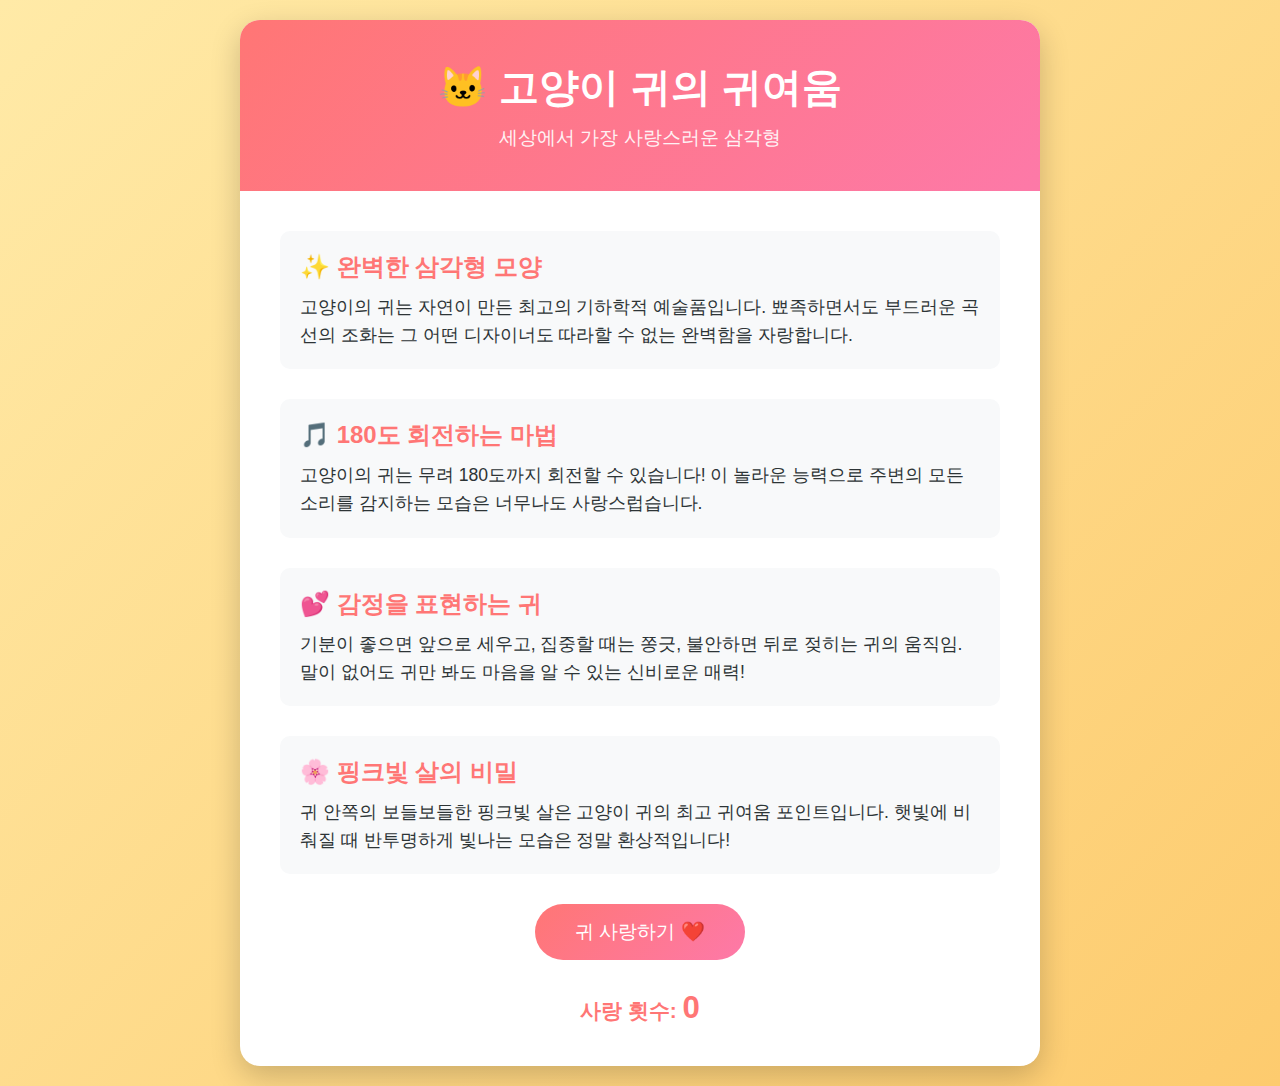
<file: ears/index.html>
<!DOCTYPE html>
<html lang="ko">
<head>
    <meta charset="UTF-8">
    <meta name="viewport" content="width=device-width, initial-scale=1.0">
    <title>고양이 귀의 귀여움</title>
    <link rel="stylesheet" href="style.css">
</head>
<body>
    <div class="container">
        <header>
            <h1>🐱 고양이 귀의 귀여움</h1>
            <p class="subtitle">세상에서 가장 사랑스러운 삼각형</p>
        </header>

        <main>
            <section class="feature">
                <h2>✨ 완벽한 삼각형 모양</h2>
                <p>고양이의 귀는 자연이 만든 최고의 기하학적 예술품입니다. 뾰족하면서도 부드러운 곡선의 조화는 그 어떤 디자이너도 따라할 수 없는 완벽함을 자랑합니다.</p>
            </section>

            <section class="feature">
                <h2>🎵 180도 회전하는 마법</h2>
                <p>고양이의 귀는 무려 180도까지 회전할 수 있습니다! 이 놀라운 능력으로 주변의 모든 소리를 감지하는 모습은 너무나도 사랑스럽습니다.</p>
            </section>

            <section class="feature">
                <h2>💕 감정을 표현하는 귀</h2>
                <p>기분이 좋으면 앞으로 세우고, 집중할 때는 쫑긋, 불안하면 뒤로 젖히는 귀의 움직임. 말이 없어도 귀만 봐도 마음을 알 수 있는 신비로운 매력!</p>
            </section>

            <section class="feature">
                <h2>🌸 핑크빛 살의 비밀</h2>
                <p>귀 안쪽의 보들보들한 핑크빛 살은 고양이 귀의 최고 귀여움 포인트입니다. 햇빛에 비춰질 때 반투명하게 빛나는 모습은 정말 환상적입니다!</p>
            </section>

            <button class="cute-button" id="loveButton">귀 사랑하기 ❤️</button>
            <p class="counter" id="counter">사랑 횟수: <span id="count">0</span></p>
        </main>
    </div>
    <script src="script.js"></script>
</body>
</html>
</file>
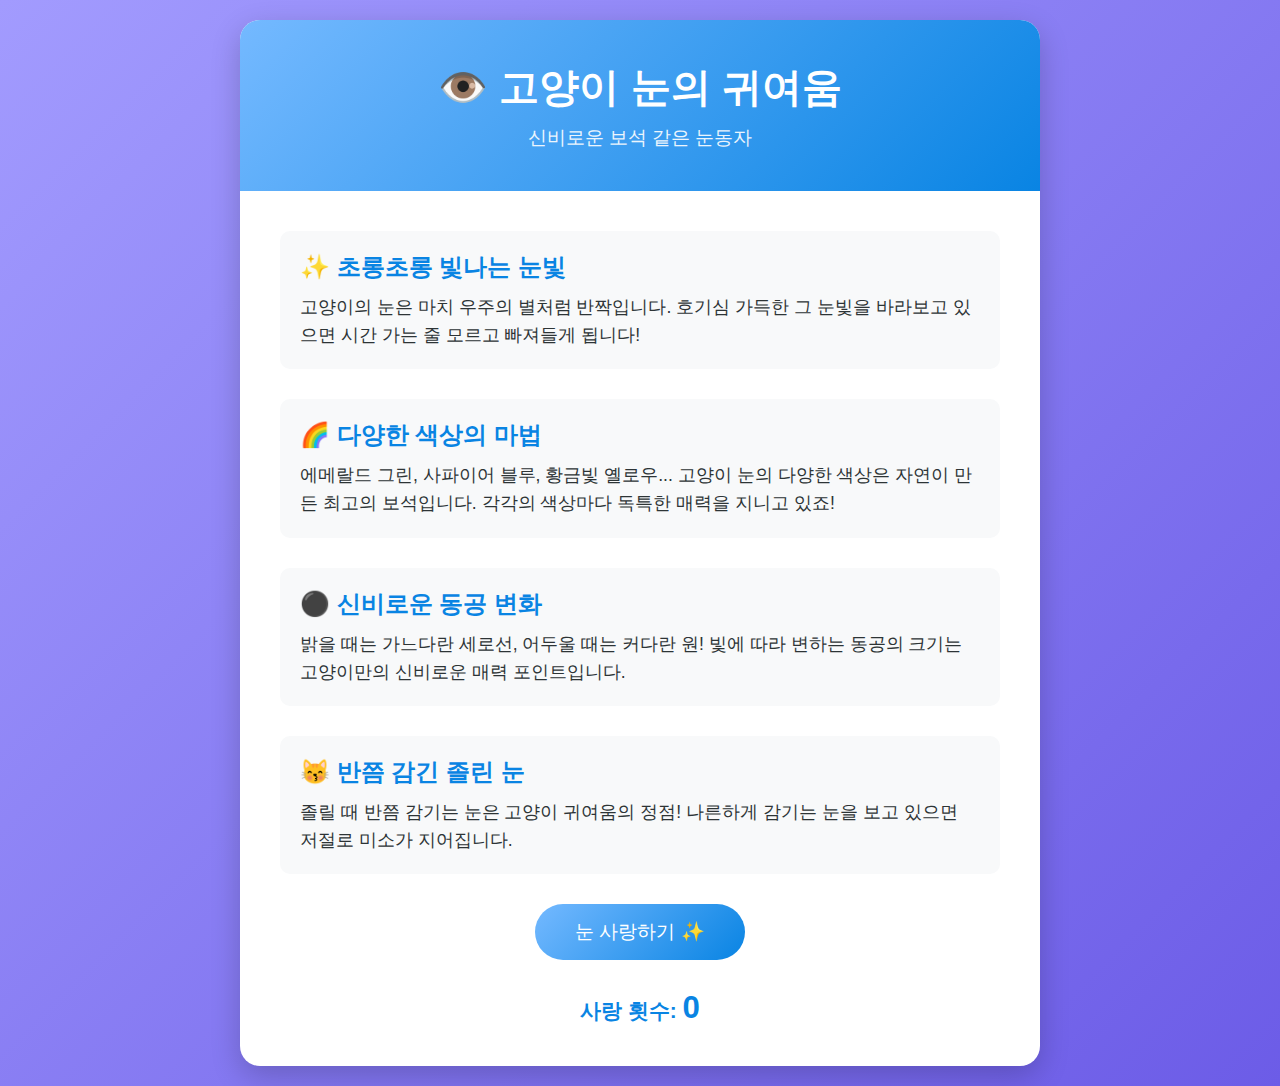
<file: eyes/index.html>
<!DOCTYPE html>
<html lang="ko">
<head>
    <meta charset="UTF-8">
    <meta name="viewport" content="width=device-width, initial-scale=1.0">
    <title>고양이 눈의 귀여움</title>
    <link rel="stylesheet" href="style.css">
</head>
<body>
    <div class="container">
        <header>
            <h1>👁️ 고양이 눈의 귀여움</h1>
            <p class="subtitle">신비로운 보석 같은 눈동자</p>
        </header>

        <main>
            <section class="feature">
                <h2>✨ 초롱초롱 빛나는 눈빛</h2>
                <p>고양이의 눈은 마치 우주의 별처럼 반짝입니다. 호기심 가득한 그 눈빛을 바라보고 있으면 시간 가는 줄 모르고 빠져들게 됩니다!</p>
            </section>

            <section class="feature">
                <h2>🌈 다양한 색상의 마법</h2>
                <p>에메랄드 그린, 사파이어 블루, 황금빛 옐로우... 고양이 눈의 다양한 색상은 자연이 만든 최고의 보석입니다. 각각의 색상마다 독특한 매력을 지니고 있죠!</p>
            </section>

            <section class="feature">
                <h2>⚫ 신비로운 동공 변화</h2>
                <p>밝을 때는 가느다란 세로선, 어두울 때는 커다란 원! 빛에 따라 변하는 동공의 크기는 고양이만의 신비로운 매력 포인트입니다.</p>
            </section>

            <section class="feature">
                <h2>😽 반쯤 감긴 졸린 눈</h2>
                <p>졸릴 때 반쯤 감기는 눈은 고양이 귀여움의 정점! 나른하게 감기는 눈을 보고 있으면 저절로 미소가 지어집니다.</p>
            </section>

            <button class="cute-button" id="loveButton">눈 사랑하기 ✨</button>
            <p class="counter" id="counter">사랑 횟수: <span id="count">0</span></p>
        </main>
    </div>
    <script src="script.js"></script>
</body>
</html>
</file>
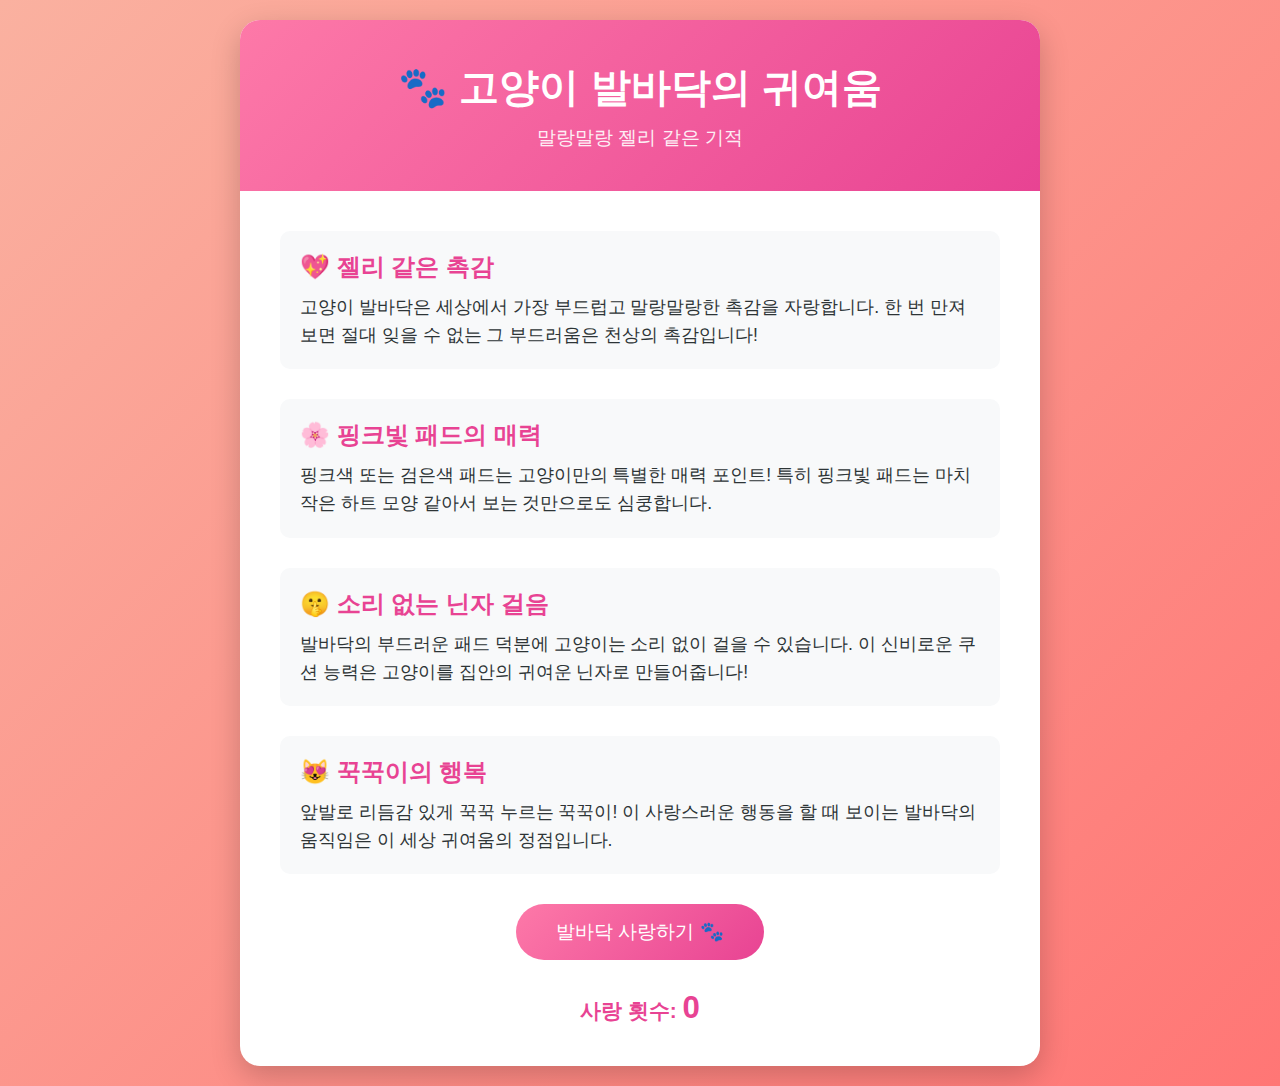
<file: paws/index.html>
<!DOCTYPE html>
<html lang="ko">
<head>
    <meta charset="UTF-8">
    <meta name="viewport" content="width=device-width, initial-scale=1.0">
    <title>고양이 발바닥의 귀여움</title>
    <link rel="stylesheet" href="style.css">
</head>
<body>
    <div class="container">
        <header>
            <h1>🐾 고양이 발바닥의 귀여움</h1>
            <p class="subtitle">말랑말랑 젤리 같은 기적</p>
        </header>

        <main>
            <section class="feature">
                <h2>💖 젤리 같은 촉감</h2>
                <p>고양이 발바닥은 세상에서 가장 부드럽고 말랑말랑한 촉감을 자랑합니다. 한 번 만져보면 절대 잊을 수 없는 그 부드러움은 천상의 촉감입니다!</p>
            </section>

            <section class="feature">
                <h2>🌸 핑크빛 패드의 매력</h2>
                <p>핑크색 또는 검은색 패드는 고양이만의 특별한 매력 포인트! 특히 핑크빛 패드는 마치 작은 하트 모양 같아서 보는 것만으로도 심쿵합니다.</p>
            </section>

            <section class="feature">
                <h2>🤫 소리 없는 닌자 걸음</h2>
                <p>발바닥의 부드러운 패드 덕분에 고양이는 소리 없이 걸을 수 있습니다. 이 신비로운 쿠션 능력은 고양이를 집안의 귀여운 닌자로 만들어줍니다!</p>
            </section>

            <section class="feature">
                <h2>😻 꾹꾹이의 행복</h2>
                <p>앞발로 리듬감 있게 꾹꾹 누르는 꾹꾹이! 이 사랑스러운 행동을 할 때 보이는 발바닥의 움직임은 이 세상 귀여움의 정점입니다.</p>
            </section>

            <button class="cute-button" id="loveButton">발바닥 사랑하기 🐾</button>
            <p class="counter" id="counter">사랑 횟수: <span id="count">0</span></p>
        </main>
    </div>
    <script src="script.js"></script>
</body>
</html>
</file>
<file: ears/style.css>
* {
    margin: 0;
    padding: 0;
    box-sizing: border-box;
}

body {
    font-family: 'Arial', sans-serif;
    background: linear-gradient(135deg, #ffeaa7 0%, #fdcb6e 100%);
    min-height: 100vh;
    padding: 20px;
}

.container {
    max-width: 800px;
    margin: 0 auto;
    background: white;
    border-radius: 20px;
    box-shadow: 0 10px 30px rgba(0, 0, 0, 0.2);
    overflow: hidden;
}

header {
    background: linear-gradient(135deg, #ff7675 0%, #fd79a8 100%);
    color: white;
    padding: 40px 20px;
    text-align: center;
}

h1 {
    font-size: 2.5em;
    margin-bottom: 10px;
}

.subtitle {
    font-size: 1.2em;
    opacity: 0.9;
}

main {
    padding: 40px;
}

.feature {
    margin-bottom: 30px;
    padding: 20px;
    background: #f8f9fa;
    border-radius: 10px;
    transition: transform 0.3s ease;
}

.feature:hover {
    transform: translateY(-5px);
    box-shadow: 0 5px 15px rgba(0, 0, 0, 0.1);
}

.feature h2 {
    color: #ff7675;
    margin-bottom: 10px;
    font-size: 1.5em;
}

.feature p {
    color: #2d3436;
    line-height: 1.6;
    font-size: 1.1em;
}

.cute-button {
    display: block;
    margin: 30px auto;
    padding: 15px 40px;
    font-size: 1.2em;
    background: linear-gradient(135deg, #ff7675 0%, #fd79a8 100%);
    color: white;
    border: none;
    border-radius: 50px;
    cursor: pointer;
    transition: all 0.3s ease;
}

.cute-button:hover {
    transform: scale(1.1);
    box-shadow: 0 5px 20px rgba(253, 121, 168, 0.4);
}

.cute-button:active {
    transform: scale(0.95);
}

.counter {
    text-align: center;
    font-size: 1.3em;
    color: #ff7675;
    font-weight: bold;
}

#count {
    font-size: 1.5em;
}
</file>
<file: eyes/style.css>
* {
    margin: 0;
    padding: 0;
    box-sizing: border-box;
}

body {
    font-family: 'Arial', sans-serif;
    background: linear-gradient(135deg, #a29bfe 0%, #6c5ce7 100%);
    min-height: 100vh;
    padding: 20px;
}

.container {
    max-width: 800px;
    margin: 0 auto;
    background: white;
    border-radius: 20px;
    box-shadow: 0 10px 30px rgba(0, 0, 0, 0.2);
    overflow: hidden;
}

header {
    background: linear-gradient(135deg, #74b9ff 0%, #0984e3 100%);
    color: white;
    padding: 40px 20px;
    text-align: center;
}

h1 {
    font-size: 2.5em;
    margin-bottom: 10px;
}

.subtitle {
    font-size: 1.2em;
    opacity: 0.9;
}

main {
    padding: 40px;
}

.feature {
    margin-bottom: 30px;
    padding: 20px;
    background: #f8f9fa;
    border-radius: 10px;
    transition: transform 0.3s ease;
}

.feature:hover {
    transform: translateY(-5px);
    box-shadow: 0 5px 15px rgba(0, 0, 0, 0.1);
}

.feature h2 {
    color: #0984e3;
    margin-bottom: 10px;
    font-size: 1.5em;
}

.feature p {
    color: #2d3436;
    line-height: 1.6;
    font-size: 1.1em;
}

.cute-button {
    display: block;
    margin: 30px auto;
    padding: 15px 40px;
    font-size: 1.2em;
    background: linear-gradient(135deg, #74b9ff 0%, #0984e3 100%);
    color: white;
    border: none;
    border-radius: 50px;
    cursor: pointer;
    transition: all 0.3s ease;
}

.cute-button:hover {
    transform: scale(1.1);
    box-shadow: 0 5px 20px rgba(9, 132, 227, 0.4);
}

.cute-button:active {
    transform: scale(0.95);
}

.counter {
    text-align: center;
    font-size: 1.3em;
    color: #0984e3;
    font-weight: bold;
}

#count {
    font-size: 1.5em;
}
</file>
<file: paws/style.css>
* {
    margin: 0;
    padding: 0;
    box-sizing: border-box;
}

body {
    font-family: 'Arial', sans-serif;
    background: linear-gradient(135deg, #fab1a0 0%, #ff7675 100%);
    min-height: 100vh;
    padding: 20px;
}

.container {
    max-width: 800px;
    margin: 0 auto;
    background: white;
    border-radius: 20px;
    box-shadow: 0 10px 30px rgba(0, 0, 0, 0.2);
    overflow: hidden;
}

header {
    background: linear-gradient(135deg, #fd79a8 0%, #e84393 100%);
    color: white;
    padding: 40px 20px;
    text-align: center;
}

h1 {
    font-size: 2.5em;
    margin-bottom: 10px;
}

.subtitle {
    font-size: 1.2em;
    opacity: 0.9;
}

main {
    padding: 40px;
}

.feature {
    margin-bottom: 30px;
    padding: 20px;
    background: #f8f9fa;
    border-radius: 10px;
    transition: transform 0.3s ease;
}

.feature:hover {
    transform: translateY(-5px);
    box-shadow: 0 5px 15px rgba(0, 0, 0, 0.1);
}

.feature h2 {
    color: #e84393;
    margin-bottom: 10px;
    font-size: 1.5em;
}

.feature p {
    color: #2d3436;
    line-height: 1.6;
    font-size: 1.1em;
}

.cute-button {
    display: block;
    margin: 30px auto;
    padding: 15px 40px;
    font-size: 1.2em;
    background: linear-gradient(135deg, #fd79a8 0%, #e84393 100%);
    color: white;
    border: none;
    border-radius: 50px;
    cursor: pointer;
    transition: all 0.3s ease;
}

.cute-button:hover {
    transform: scale(1.1);
    box-shadow: 0 5px 20px rgba(232, 67, 147, 0.4);
}

.cute-button:active {
    transform: scale(0.95);
}

.counter {
    text-align: center;
    font-size: 1.3em;
    color: #e84393;
    font-weight: bold;
}

#count {
    font-size: 1.5em;
}
</file>
